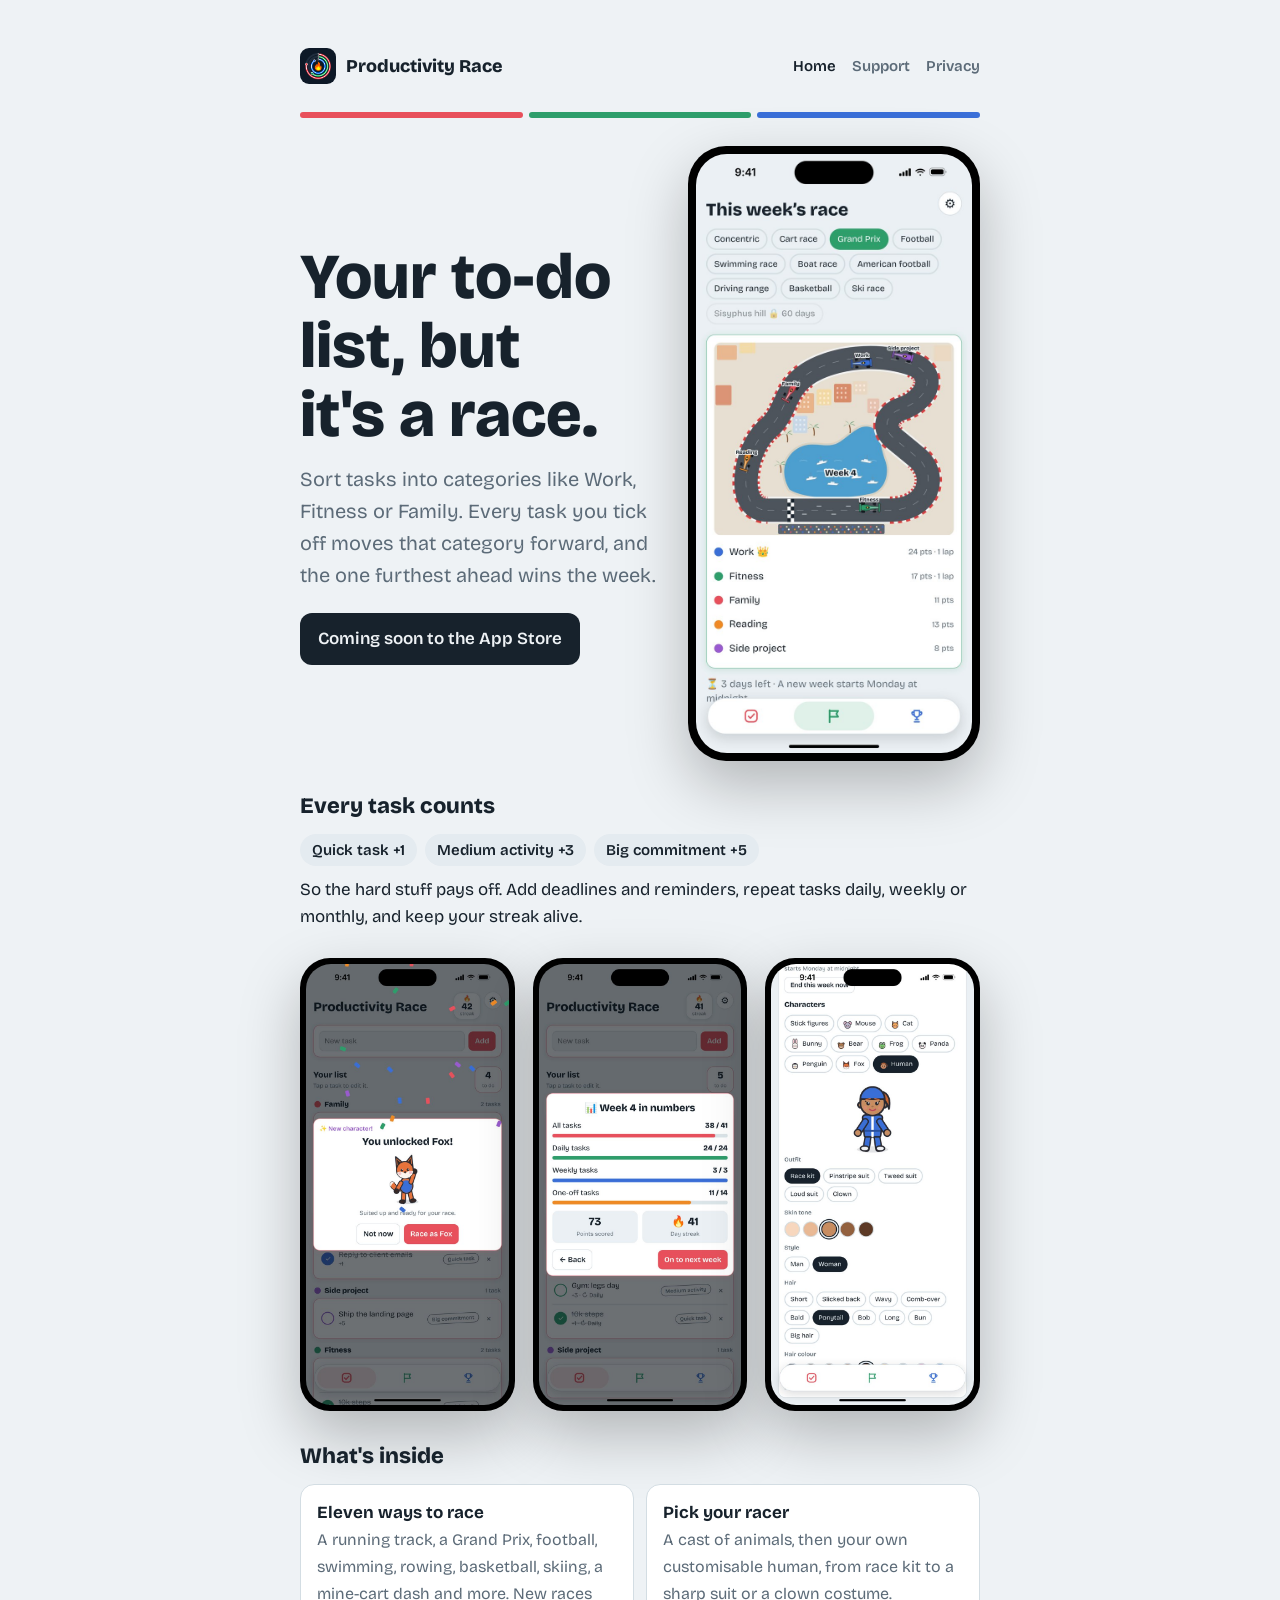
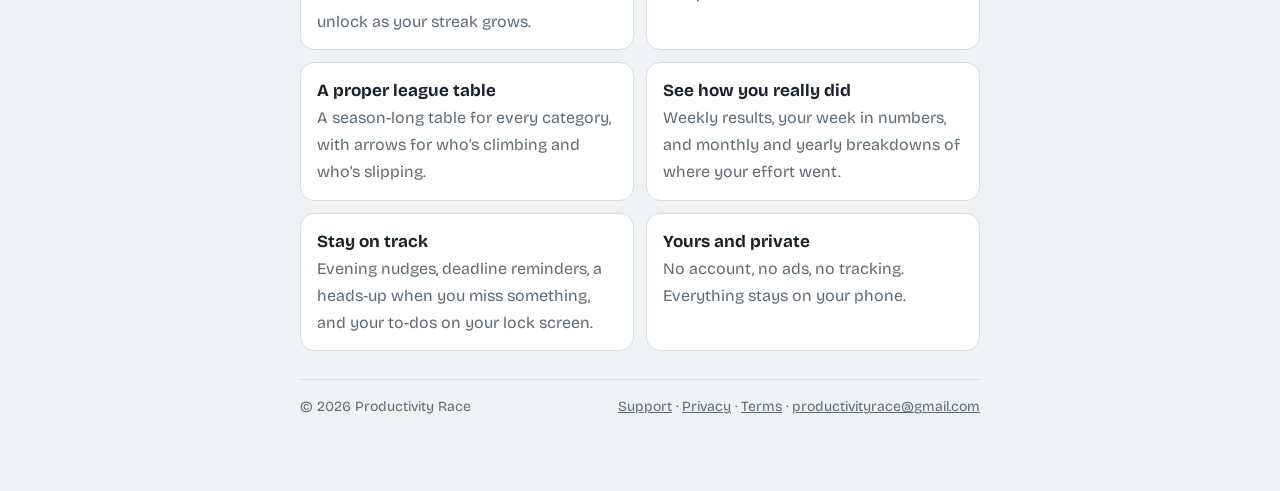
<file: index.html>
<!doctype html>
<html lang="en">
<head>
<meta charset="utf-8">
<meta name="viewport" content="width=device-width,initial-scale=1,viewport-fit=cover">
<title>Productivity Race: turn your to-dos into a race</title>
<meta name="description" content="A to-do list where your categories race each other every week. Streaks, a league table, eleven race scenes and characters to unlock.">
<meta property="og:title" content="Productivity Race: turn your to-dos into a race"><meta property="og:description" content="A to-do list where your categories race each other every week. Streaks, a league table, eleven race scenes and characters to unlock."><meta property="og:image" content="https://productivityrace.com/img/icon.png">
<link rel="icon" href="/favicon.png"><link rel="apple-touch-icon" href="/apple-touch-icon.png">
<link rel="preconnect" href="https://fonts.googleapis.com"><link rel="preconnect" href="https://fonts.gstatic.com" crossorigin>
<link rel="stylesheet" href="https://fonts.googleapis.com/css2?family=Bricolage+Grotesque:opsz,wght@12..96,400;12..96,600;12..96,800&display=swap">
<link rel="stylesheet" href="/style.css">
</head>
<body>
<div class="top"><a class="brand" href="/"><img src="/img/icon.png" alt="">Productivity Race</a><nav><a href="/" aria-current="page">Home</a><a href="/support/">Support</a><a href="/privacy/">Privacy</a></nav></div>
<main>
  <div class="stripe" aria-hidden="true"><i></i><i></i><i></i></div>
  <section class="hero">
    <div style="display:flex;flex-direction:column;gap:14px">
      <h1>Your <span style="white-space:nowrap">to-do</span> list, but it's a race.</h1>
      <p class="lead">Sort tasks into categories like Work, Fitness or Family. Every task you tick off moves that category forward, and the one furthest ahead wins the week.</p>
      <span class="badge">Coming soon to the App Store</span>
    </div>
    <div class="phone"><img src="/img/05-race-grandprix.jpg" alt="The Grand Prix race view, with five categories as cars on a harbour circuit" width="660" height="1434"></div>
  </section>

  <section>
    <h2>Every task counts</h2>
    <div class="pts"><span>Quick task +1</span><span>Medium activity +3</span><span>Big commitment +5</span></div>
    <p>So the hard stuff pays off. Add deadlines and reminders, repeat tasks daily, weekly or monthly, and keep your streak alive.</p>
  </section>

  <section class="shots">
    <div class="phone"><img src="/img/02-walkout-fox.jpg" alt="A fox character walking on and waving after being unlocked" width="660" height="1434" loading="lazy"></div>
    <div class="phone"><img src="/img/10-week-in-numbers.jpg" alt="The end-of-week summary showing daily, weekly and one-off tasks completed" width="660" height="1434" loading="lazy"></div>
    <div class="phone"><img src="/img/11-customise.jpg" alt="Customising the human racer's outfit, skin tone and hair" width="660" height="1434" loading="lazy"></div>
  </section>

  <section>
    <h2>What's inside</h2>
    <div class="feat">
      <div><b>Eleven ways to race</b><span>A running track, a Grand Prix, football, swimming, rowing, basketball, skiing, a mine-cart dash and more. New races unlock as your streak grows.</span></div>
      <div><b>Pick your racer</b><span>A cast of animals, then your own customisable human, from race kit to a sharp suit or a clown costume.</span></div>
      <div><b>A proper league table</b><span>A season-long table for every category, with arrows for who's climbing and who's slipping.</span></div>
      <div><b>See how you really did</b><span>Weekly results, your week in numbers, and monthly and yearly breakdowns of where your effort went.</span></div>
      <div><b>Stay on track</b><span>Evening nudges, deadline reminders, a heads-up when you miss something, and your to-dos on your lock screen.</span></div>
      <div><b>Yours and private</b><span>No account, no ads, no tracking. Everything stays on your phone.</span></div>
    </div>
  </section>
  <footer><span>© 2026 Productivity Race</span><span><a href="/support/">Support</a> · <a href="/privacy/">Privacy</a> · <a href="/terms/">Terms</a> · <a href="mailto:productivityrace@gmail.com">productivityrace@gmail.com</a></span></footer>
</main>
</body>
</html>
</file>
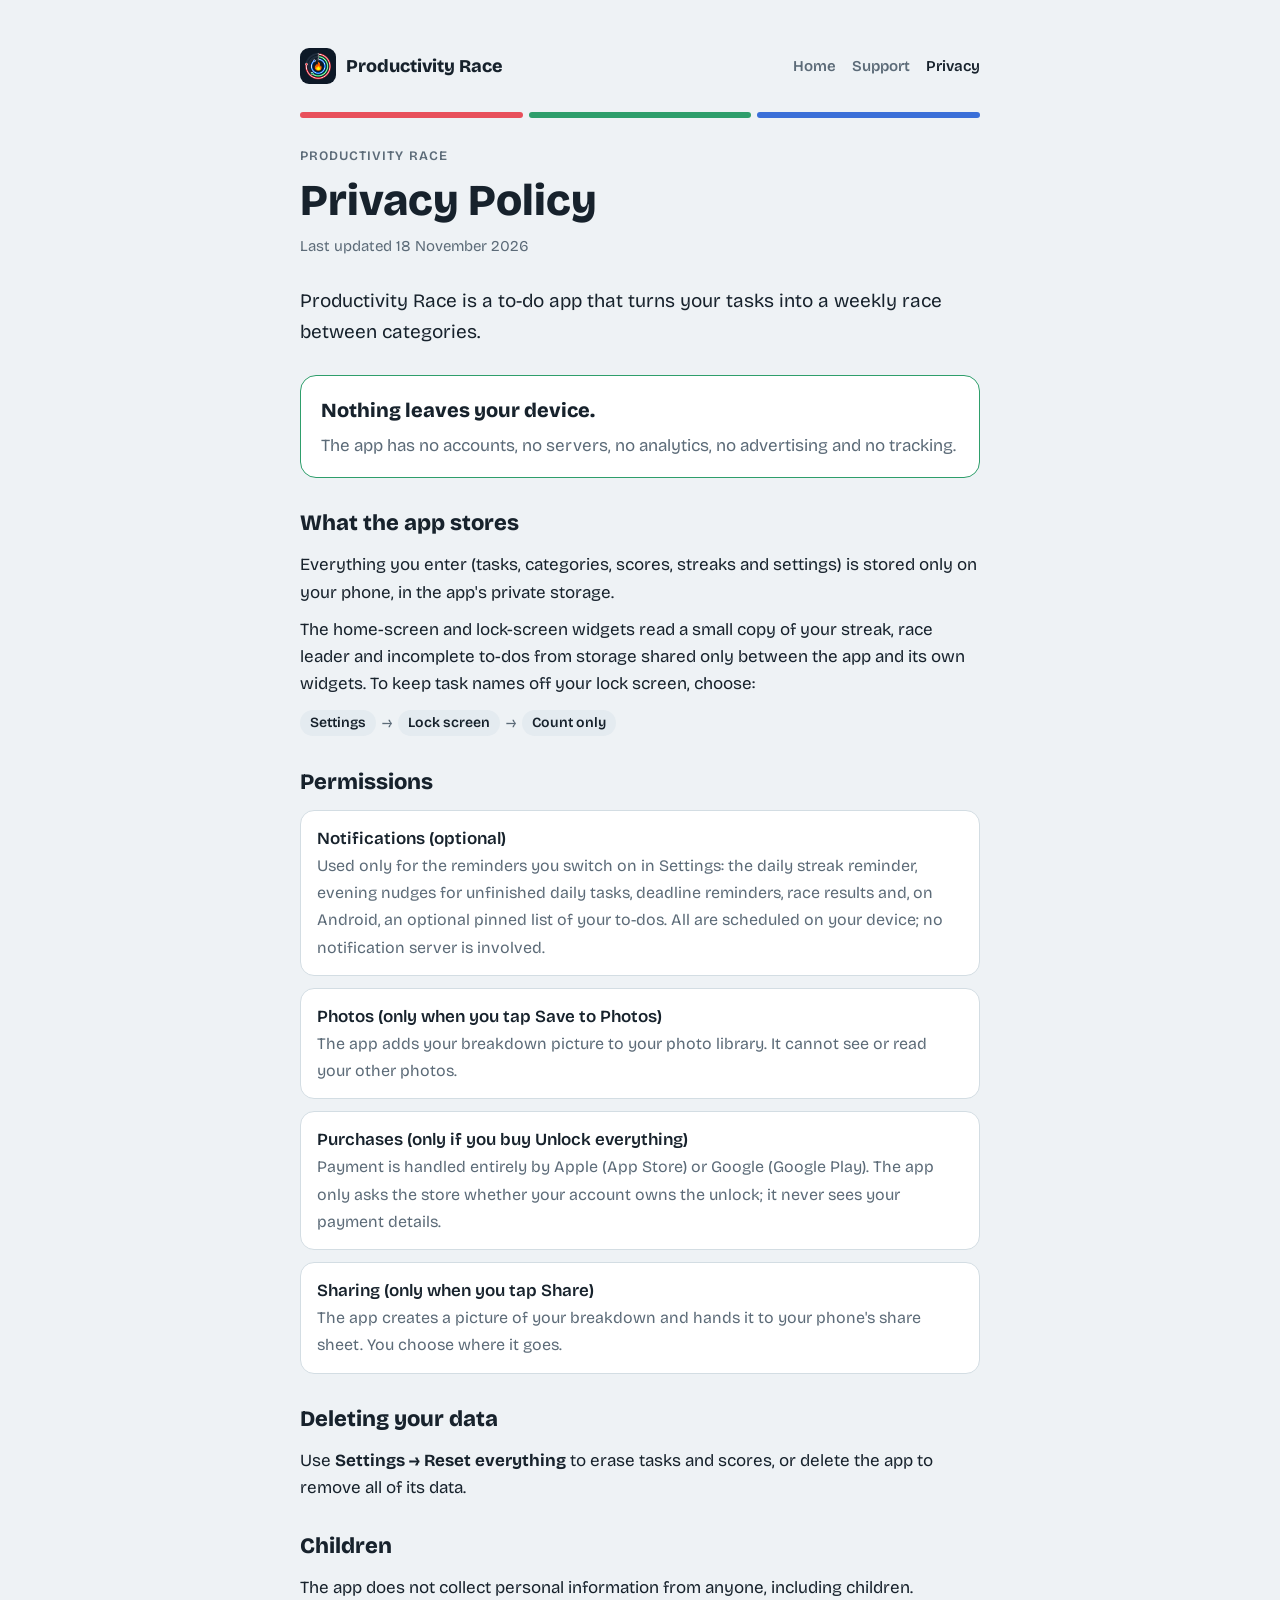
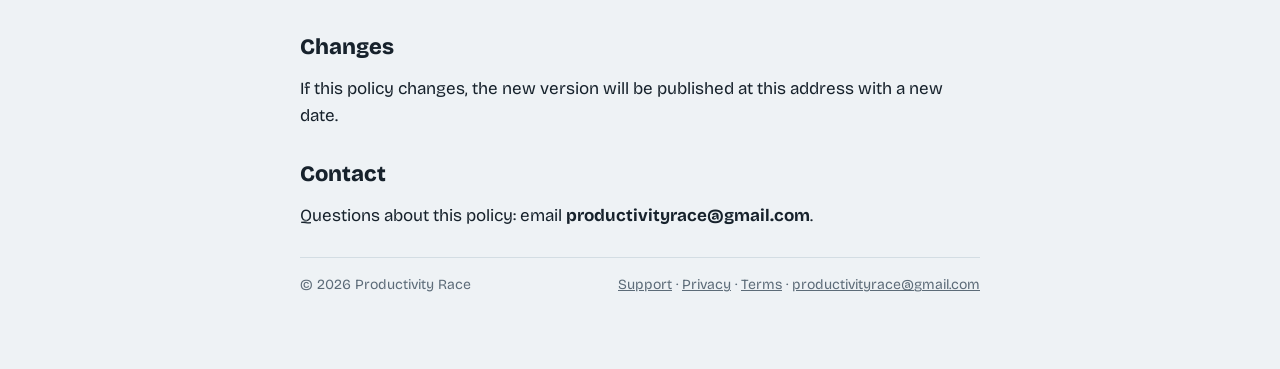
<file: privacy/index.html>
<!doctype html>
<html lang="en">
<head>
<meta charset="utf-8">
<meta name="viewport" content="width=device-width,initial-scale=1,viewport-fit=cover">
<title>Privacy Policy · Productivity Race</title>
<meta name="description" content="Productivity Race keeps everything on your phone: no account, no ads, no tracking.">
<meta property="og:title" content="Privacy Policy · Productivity Race"><meta property="og:description" content="Productivity Race keeps everything on your phone: no account, no ads, no tracking."><meta property="og:image" content="https://productivityrace.com/img/icon.png">
<link rel="icon" href="/favicon.png"><link rel="apple-touch-icon" href="/apple-touch-icon.png">
<link rel="preconnect" href="https://fonts.googleapis.com"><link rel="preconnect" href="https://fonts.gstatic.com" crossorigin>
<link rel="stylesheet" href="https://fonts.googleapis.com/css2?family=Bricolage+Grotesque:opsz,wght@12..96,400;12..96,600;12..96,800&display=swap">
<link rel="stylesheet" href="/style.css">
</head>
<body>
<div class="top"><a class="brand" href="/"><img src="/img/icon.png" alt="">Productivity Race</a><nav><a href="/">Home</a><a href="/support/">Support</a><a href="/privacy/" aria-current="page">Privacy</a></nav></div>
<main>
  <div class="stripe" aria-hidden="true"><i></i><i></i><i></i></div>
  <header>
    <p class="eyebrow">Productivity Race</p>
    <h1>Privacy Policy</h1>
    <p class="date">Last updated 18 November 2026</p>
  </header>

  <p class="lead">Productivity Race is a to-do app that turns your tasks into a weekly race between categories.</p>

  <div class="promise">
    <b>Nothing leaves your device.</b>
    <p>The app has no accounts, no servers, no analytics, no advertising and no tracking.</p>
  </div>

  <section>
    <h2>What the app stores</h2>
    <p>Everything you enter (tasks, categories, scores, streaks and settings) is stored only on your phone, in the app's private storage.</p>
    <p>The home-screen and lock-screen widgets read a small copy of your streak, race leader and incomplete to-dos from storage shared only between the app and its own widgets. To keep task names off your lock screen, choose:</p>
    <div class="path" aria-label="Settings, then Lock screen, then Count only"><span>Settings</span><em>→</em><span>Lock screen</span><em>→</em><span>Count only</span></div>
  </section>

  <section>
    <h2>Permissions</h2>
    <ul>
      <li><b>Notifications (optional)</b><span>Used only for the reminders you switch on in Settings: the daily streak reminder, evening nudges for unfinished daily tasks, deadline reminders, race results and, on Android, an optional pinned list of your to-dos. All are scheduled on your device; no notification server is involved.</span></li>
      <li><b>Photos (only when you tap Save to Photos)</b><span>The app adds your breakdown picture to your photo library. It cannot see or read your other photos.</span></li>
      <li><b>Purchases (only if you buy Unlock everything)</b><span>Payment is handled entirely by Apple (App Store) or Google (Google Play). The app only asks the store whether your account owns the unlock; it never sees your payment details.</span></li>
      <li><b>Sharing (only when you tap Share)</b><span>The app creates a picture of your breakdown and hands it to your phone's share sheet. You choose where it goes.</span></li>
    </ul>
  </section>

  <section>
    <h2>Deleting your data</h2>
    <p>Use <b>Settings → Reset everything</b> to erase tasks and scores, or delete the app to remove all of its data.</p>
  </section>

  <section>
    <h2>Children</h2>
    <p>The app does not collect personal information from anyone, including children.</p>
  </section>

  <section>
    <h2>Changes</h2>
    <p>If this policy changes, the new version will be published at this address with a new date.</p>
  </section>

  <section>
    <h2>Contact</h2>
    <p>Questions about this policy: email <b style="user-select:all">productivityrace@gmail.com</b>.</p>
  </section>
  <footer><span>© 2026 Productivity Race</span><span><a href="/support/">Support</a> · <a href="/privacy/">Privacy</a> · <a href="/terms/">Terms</a> · <a href="mailto:productivityrace@gmail.com">productivityrace@gmail.com</a></span></footer>
</main>
</body>
</html>
</file>
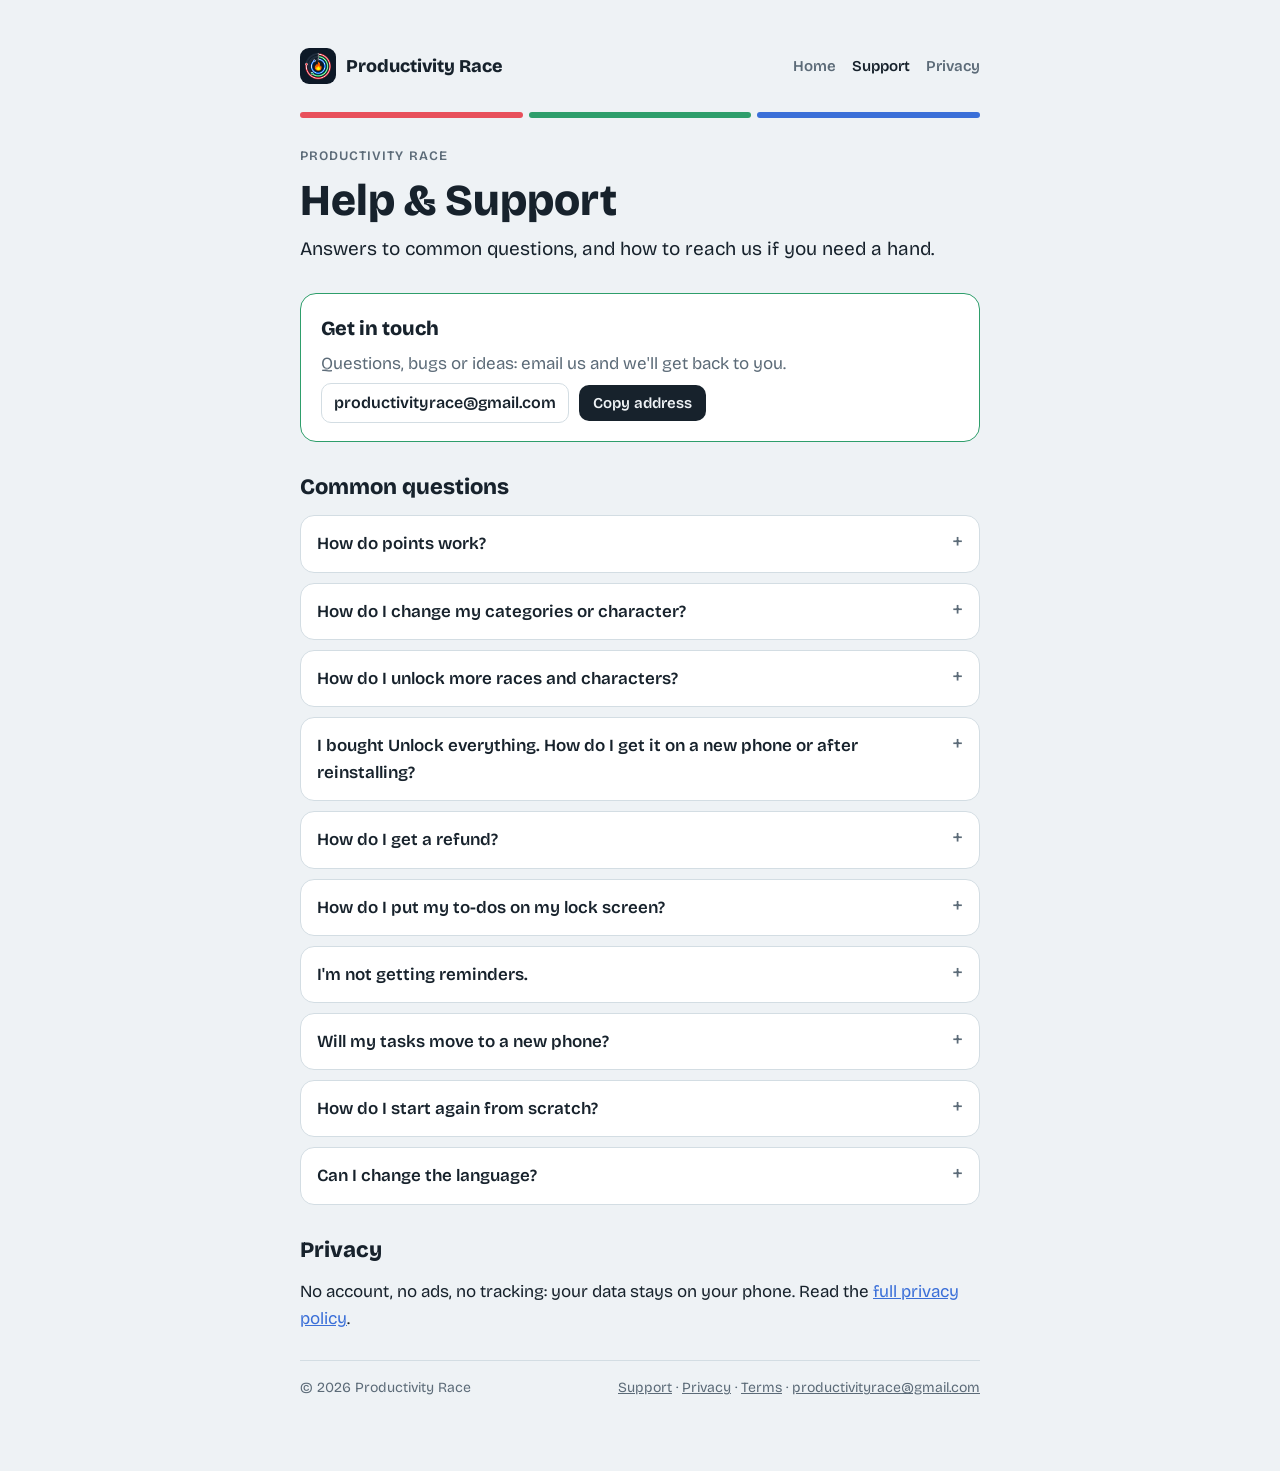
<file: support/index.html>
<!doctype html>
<html lang="en">
<head>
<meta charset="utf-8">
<meta name="viewport" content="width=device-width,initial-scale=1,viewport-fit=cover">
<title>Support · Productivity Race</title>
<meta name="description" content="Help with Productivity Race: points, unlocks, purchases, widgets and reminders.">
<meta property="og:title" content="Support · Productivity Race"><meta property="og:description" content="Help with Productivity Race: points, unlocks, purchases, widgets and reminders."><meta property="og:image" content="https://productivityrace.com/img/icon.png">
<link rel="icon" href="/favicon.png"><link rel="apple-touch-icon" href="/apple-touch-icon.png">
<link rel="preconnect" href="https://fonts.googleapis.com"><link rel="preconnect" href="https://fonts.gstatic.com" crossorigin>
<link rel="stylesheet" href="https://fonts.googleapis.com/css2?family=Bricolage+Grotesque:opsz,wght@12..96,400;12..96,600;12..96,800&display=swap">
<link rel="stylesheet" href="/style.css">
</head>
<body>
<div class="top"><a class="brand" href="/"><img src="/img/icon.png" alt="">Productivity Race</a><nav><a href="/">Home</a><a href="/support/" aria-current="page">Support</a><a href="/privacy/">Privacy</a></nav></div>
<main>
  <div class="stripe" aria-hidden="true"><i></i><i></i><i></i></div>
  <header>
    <p class="eyebrow">Productivity Race</p>
    <h1>Help &amp; Support</h1>
    <p class="lead">Answers to common questions, and how to reach us if you need a hand.</p>
  </header>

  <div class="promise">
    <b>Get in touch</b>
    <p>Questions, bugs or ideas: email us and we'll get back to you.</p>
    <div class="contact"><code id="mail">productivityrace@gmail.com</code><button type="button" id="copy">Copy address</button></div>
  </div>

  <section>
    <h2>Common questions</h2>
    <div class="faq">
      <details><summary>How do points work?</summary><p>Every task you tick off moves its category forward. Quick tasks score 1 point, medium activities 3 and big commitments 5. When the race ends (each day, week or month, as you choose in Settings), the category furthest ahead wins.</p></details>
      <details><summary>How do I change my categories or character?</summary><p>Tap the orange <b>Customise</b> tab (the sliders icon) in the bar at the bottom. Edit your categories at the top and choose your character underneath.</p></details>
      <details><summary>How do I unlock more races and characters?</summary><p>New races unlock as your daily streak grows, and new characters unlock as you complete more tasks. Or unlock every race and character at once with a one-off purchase in <span class="path"><span>Customise</span><em>→</em><span>Unlock everything</span></span>.</p></details>
      <details><summary>I bought Unlock everything. How do I get it on a new phone or after reinstalling?</summary><p>Sign in with the same Apple ID (iPhone) or Google account (Android), then tap <span class="path"><span>Customise</span><em>→</em><span>Unlock everything</span><em>→</em><span>Restore purchase</span></span>. The purchase is linked to your account, so you never pay twice.</p></details>
      <details><summary>How do I get a refund?</summary><p>Purchases are handled by the store, so refunds are too. On iPhone, visit reportaproblem.apple.com and sign in with your Apple ID. On Android, open the Play Store, tap your profile picture, then Payments &amp; subscriptions, then Budget &amp; history.</p></details>
      <details><summary>How do I put my to-dos on my lock screen?</summary><p>On iPhone with iOS 16 or later, long-press your lock screen, tap Customise, then Lock Screen. Tap the box under the clock and choose Productivity Race, then To-dos. On Android, turn on <span class="path"><span>Settings</span><em>→</em><span>Lock screen</span><em>→</em><span>Pin to lock screen</span></span> to keep a silent list of your to-dos on the lock screen. To keep task names private, choose <span class="path"><span>Settings</span><em>→</em><span>Lock screen</span><em>→</em><span>Count only</span></span>.</p></details>
      <details><summary>I'm not getting reminders.</summary><p>Check that notifications are on in <span class="path"><span>Settings</span><em>→</em><span>Allow notifications</span></span>, and in your iPhone's Settings app under Notifications, Productivity Race. Evening nudges only appear for daily tasks you haven't ticked off yet.</p></details>
      <details><summary>Will my tasks move to a new phone?</summary><p>Your data is stored on your phone and included in your iPhone backup. Restoring that backup to a new phone brings it across. The app has no account or server, so there is nothing to sign in to.</p></details>
      <details><summary>How do I start again from scratch?</summary><p>Tap <span class="path"><span>Settings</span><em>→</em><span>Reset everything</span></span> to erase your tasks and scores. Deleting the app removes all of its data.</p></details>
      <details><summary>Can I change the language?</summary><p>The app follows your phone's language, and you can pick English, Spanish, French, German or Chinese in Settings.</p></details>
    </div>
  </section>

  <section>
    <h2>Privacy</h2>
    <p>No account, no ads, no tracking: your data stays on your phone. Read the <a href="/privacy/">full privacy policy</a>.</p>
  </section>
  <footer><span>© 2026 Productivity Race</span><span><a href="/support/">Support</a> · <a href="/privacy/">Privacy</a> · <a href="/terms/">Terms</a> · <a href="mailto:productivityrace@gmail.com">productivityrace@gmail.com</a></span></footer>
</main>
<script>
document.getElementById('copy').addEventListener('click',function(){var b=this,t=document.getElementById('mail').textContent;
var done=function(){b.textContent='Copied';setTimeout(function(){b.textContent='Copy address'},1600)};
var sel=function(){var r=document.createRange();r.selectNodeContents(document.getElementById('mail'));var s=getSelection();s.removeAllRanges();s.addRange(r)};
if(navigator.clipboard&&navigator.clipboard.writeText){navigator.clipboard.writeText(t).then(done,sel)}else sel()});
</script>
</body>
</html>
</file>
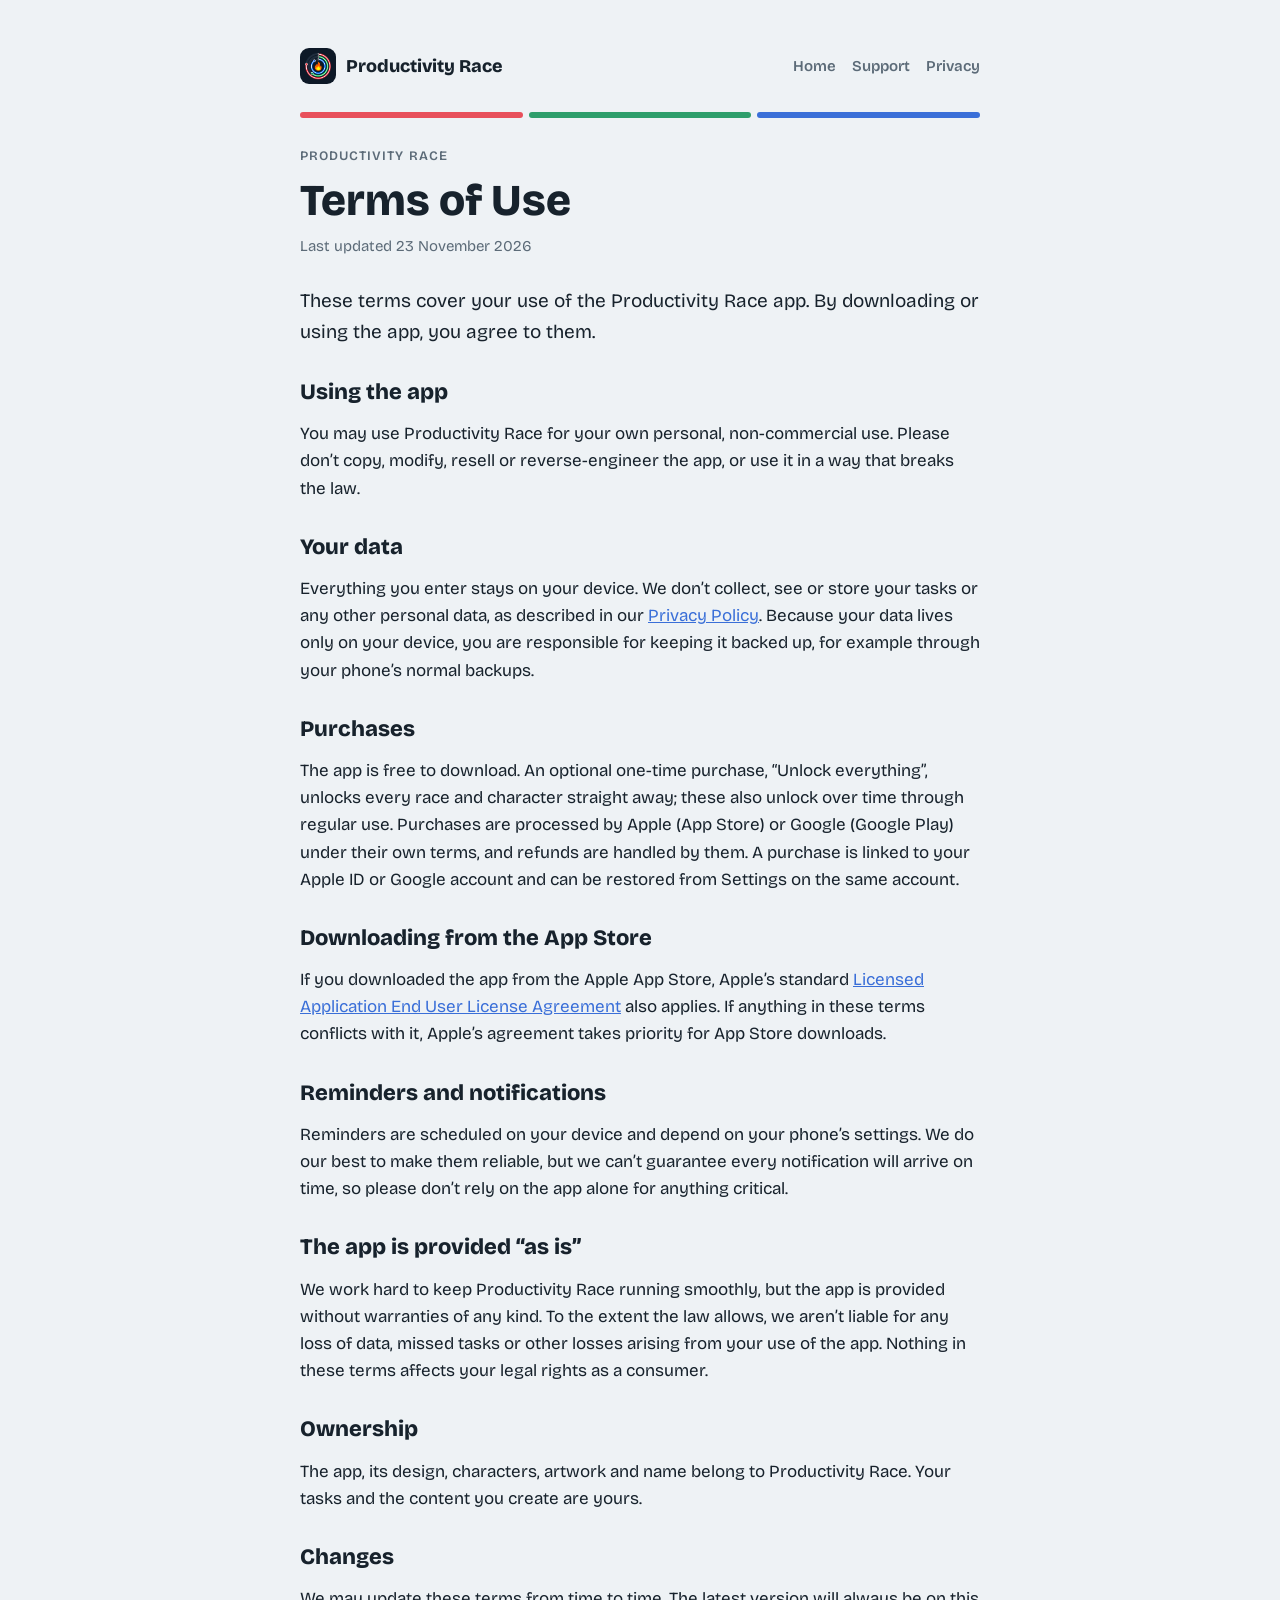
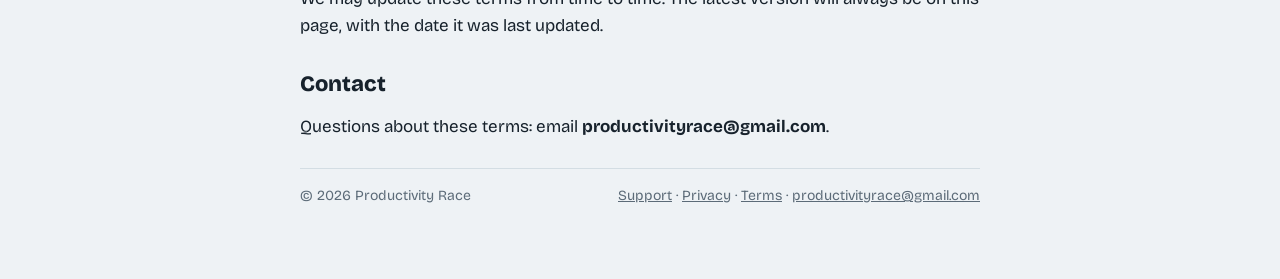
<file: terms/index.html>
<!doctype html>
<html lang="en">
<head>
<meta charset="utf-8">
<meta name="viewport" content="width=device-width,initial-scale=1,viewport-fit=cover">
<title>Terms of Use · Productivity Race</title>
<meta name="description" content="The terms for using the Productivity Race app.">
<meta property="og:title" content="Privacy Policy · Productivity Race"><meta property="og:description" content="The terms for using the Productivity Race app."><meta property="og:image" content="https://productivityrace.com/img/icon.png">
<link rel="icon" href="/favicon.png"><link rel="apple-touch-icon" href="/apple-touch-icon.png">
<link rel="preconnect" href="https://fonts.googleapis.com"><link rel="preconnect" href="https://fonts.gstatic.com" crossorigin>
<link rel="stylesheet" href="https://fonts.googleapis.com/css2?family=Bricolage+Grotesque:opsz,wght@12..96,400;12..96,600;12..96,800&display=swap">
<link rel="stylesheet" href="/style.css">
</head>
<body>
<div class="top"><a class="brand" href="/"><img src="/img/icon.png" alt="">Productivity Race</a><nav><a href="/">Home</a><a href="/support/">Support</a><a href="/privacy/">Privacy</a></nav></div>
<main>
  <div class="stripe" aria-hidden="true"><i></i><i></i><i></i></div>
  <header>
    <p class="eyebrow">Productivity Race</p>
    <h1>Terms of Use</h1>
    <p class="date">Last updated 23 November 2026</p>
  </header>

  <p class="lead">These terms cover your use of the Productivity Race app. By downloading or using the app, you agree to them.</p>

  <section>
    <h2>Using the app</h2>
    <p>You may use Productivity Race for your own personal, non-commercial use. Please don’t copy, modify, resell or reverse-engineer the app, or use it in a way that breaks the law.</p>
  </section>

  <section>
    <h2>Your data</h2>
    <p>Everything you enter stays on your device. We don’t collect, see or store your tasks or any other personal data, as described in our <a href="/privacy/">Privacy Policy</a>. Because your data lives only on your device, you are responsible for keeping it backed up, for example through your phone’s normal backups.</p>
  </section>

  <section>
    <h2>Purchases</h2>
    <p>The app is free to download. An optional one-time purchase, “Unlock everything”, unlocks every race and character straight away; these also unlock over time through regular use. Purchases are processed by Apple (App Store) or Google (Google Play) under their own terms, and refunds are handled by them. A purchase is linked to your Apple ID or Google account and can be restored from Settings on the same account.</p>
  </section>

  <section>
    <h2>Downloading from the App Store</h2>
    <p>If you downloaded the app from the Apple App Store, Apple’s standard <a href="https://www.apple.com/legal/internet-services/itunes/dev/stdeula/">Licensed Application End User License Agreement</a> also applies. If anything in these terms conflicts with it, Apple’s agreement takes priority for App Store downloads.</p>
  </section>

  <section>
    <h2>Reminders and notifications</h2>
    <p>Reminders are scheduled on your device and depend on your phone’s settings. We do our best to make them reliable, but we can’t guarantee every notification will arrive on time, so please don’t rely on the app alone for anything critical.</p>
  </section>

  <section>
    <h2>The app is provided “as is”</h2>
    <p>We work hard to keep Productivity Race running smoothly, but the app is provided without warranties of any kind. To the extent the law allows, we aren’t liable for any loss of data, missed tasks or other losses arising from your use of the app. Nothing in these terms affects your legal rights as a consumer.</p>
  </section>

  <section>
    <h2>Ownership</h2>
    <p>The app, its design, characters, artwork and name belong to Productivity Race. Your tasks and the content you create are yours.</p>
  </section>

  <section>
    <h2>Changes</h2>
    <p>We may update these terms from time to time. The latest version will always be on this page, with the date it was last updated.</p>
  </section>

  <section>
    <h2>Contact</h2>
    <p>Questions about these terms: email <b style="user-select:all">productivityrace@gmail.com</b>.</p>
  </section>

  <footer><span>© 2026 Productivity Race</span><span><a href="/support/">Support</a> · <a href="/privacy/">Privacy</a> · <a href="/terms/">Terms</a> · <a href="mailto:productivityrace@gmail.com">productivityrace@gmail.com</a></span></footer>
</main>
</body>
</html>
</file>
<file: style.css>
/* Layout: one calm reading column in the app's own type, with the three tab colours as the only ornament. */
:root{
  --bg:#EEF2F5;--card:#FFFFFF;--ink:#17222C;--mute:#5C6B78;--line:#D3DDE3;
  --red:#E8505B;--green:#2E9E6B;--blue:#3A6FD8;
  --chip:#E4EBF0;
  --f:'Bricolage Grotesque',system-ui,-apple-system,'Segoe UI',sans-serif;
}
@media (prefers-color-scheme:dark){:root:not([data-theme="light"]){--bg:#11181E;--card:#1A242C;--ink:#EDF2F5;--mute:#9AA8B3;--line:#2B3945;--chip:#24313B;color-scheme:dark}}
:root[data-theme="dark"]{--bg:#11181E;--card:#1A242C;--ink:#EDF2F5;--mute:#9AA8B3;--line:#2B3945;--chip:#24313B;color-scheme:dark}
*{box-sizing:border-box}
body{background:var(--bg);color:var(--ink);font:400 17px/1.6 var(--f);padding-left:max(16px,env(safe-area-inset-left,0px));padding-right:max(16px,env(safe-area-inset-right,0px));padding-block:40px 64px}
main{max-width:680px;margin:0 auto;display:flex;flex-direction:column;gap:28px}
.stripe{display:flex;gap:6px}.stripe i{height:6px;flex:1;border-radius:3px}
.stripe i:nth-child(1){background:var(--red)}.stripe i:nth-child(2){background:var(--green)}.stripe i:nth-child(3){background:var(--blue)}
header{display:flex;flex-direction:column;gap:10px}
.eyebrow{font-size:13px;font-weight:600;letter-spacing:.08em;text-transform:uppercase;color:var(--mute);margin:0}
h1{font-size:clamp(32px,7vw,44px);line-height:1.08;font-weight:800;margin:0;text-wrap:balance}
.date{color:var(--mute);margin:0;font-size:15px}
.lead{font-size:19px;margin:0}
.promise{background:var(--card);border:1.5px solid var(--green);border-radius:16px;padding:18px 20px;display:flex;flex-direction:column;gap:6px}
.promise b{font-size:20px;font-weight:800}
.promise p{margin:0;color:var(--mute)}
section{display:flex;flex-direction:column;gap:10px}
h2{font-size:22px;font-weight:800;margin:0;text-wrap:balance}
p{margin:0;max-width:65ch}
ul{margin:0;padding:0;list-style:none;display:flex;flex-direction:column;gap:12px}
li{background:var(--card);border:1px solid var(--line);border-radius:14px;padding:14px 16px}
li b{display:block;font-weight:600}
li span{color:var(--mute);font-size:16px}
.path{display:inline-flex;flex-wrap:wrap;gap:6px;align-items:center;margin-top:2px}
.path span{background:var(--chip);border-radius:999px;padding:2px 10px;font-size:14px;font-weight:600;color:var(--ink)}
.path em{font-style:normal;color:var(--mute)}
.contact{display:flex;flex-wrap:wrap;gap:10px;align-items:center}
.contact code{font:600 16px/1.4 var(--f);background:var(--card);border:1px solid var(--line);border-radius:10px;padding:8px 12px;user-select:all;word-break:break-all}
.contact button{font:600 15px var(--f);background:var(--ink);color:var(--bg);border:0;border-radius:10px;padding:9px 14px;cursor:pointer}
.contact button:focus-visible{outline:3px solid var(--blue);outline-offset:2px}
details{background:var(--card);border:1px solid var(--line);border-radius:14px;padding:0 16px}
details[open]{padding-bottom:14px}
summary{cursor:pointer;font-weight:600;padding:14px 0;list-style:none;display:flex;justify-content:space-between;gap:12px}
summary::-webkit-details-marker{display:none}
summary::after{content:'+';color:var(--mute);font-weight:400;font-size:22px;line-height:1}
details[open] summary::after{content:'–'}
summary:focus-visible{outline:3px solid var(--blue);outline-offset:2px;border-radius:6px}
details p{color:var(--mute);font-size:16px}
.faq{display:flex;flex-direction:column;gap:10px}
.pts{display:inline-flex;gap:6px;flex-wrap:wrap}.pts span{background:var(--chip);border-radius:999px;padding:2px 10px;font-size:14px;font-weight:600;color:var(--ink)}
footer{color:var(--mute);font-size:14px;border-top:1px solid var(--line);padding-top:16px}

a{color:var(--blue)}
.top{max-width:680px;margin:0 auto 28px;display:flex;align-items:center;justify-content:space-between;gap:12px;flex-wrap:wrap}
.brand{display:flex;align-items:center;gap:10px;font-weight:800;font-size:18px;color:var(--ink);text-decoration:none}
.brand img{width:36px;height:36px;border-radius:9px}
.top nav{display:flex;gap:16px;font-weight:600;font-size:15px}.top nav a{color:var(--mute);text-decoration:none}.top nav a[aria-current]{color:var(--ink)}
footer{display:flex;flex-wrap:wrap;gap:14px;justify-content:space-between}footer a{color:var(--mute)}
/* landing */
.hero{display:grid;grid-template-columns:1.1fr .9fr;gap:32px;align-items:center}
.hero h1{font-size:clamp(40px,8vw,64px)}
.hero .lead{font-size:20px;color:var(--mute)}
.badge{display:inline-flex;align-items:center;gap:10px;background:var(--ink);color:var(--bg);border-radius:12px;padding:12px 18px;font-weight:600;text-decoration:none;margin-top:8px;width:max-content}
.phone{width:100%;max-width:300px;margin:0 auto;border-radius:38px;background:#000;padding:8px;box-shadow:0 24px 60px rgba(0,0,0,.25)}
.phone img{display:block;width:100%;height:auto;border-radius:31px}
.shots{display:grid;grid-template-columns:repeat(3,1fr);gap:18px}
.shots .phone{border-radius:30px;padding:6px}.shots .phone img{border-radius:25px}
.feat{display:grid;grid-template-columns:repeat(2,1fr);gap:12px}
.feat div{background:var(--card);border:1px solid var(--line);border-radius:14px;padding:14px 16px}
.feat b{display:block}.feat span{color:var(--mute);font-size:16px}
.pts{display:flex;gap:8px;flex-wrap:wrap}.pts span{background:var(--chip);border-radius:999px;padding:4px 12px;font-weight:600;font-size:15px}
@media (max-width:640px){.hero{grid-template-columns:1fr}.shots{grid-template-columns:1fr 1fr}.shots .phone:nth-child(3){display:none}.feat{grid-template-columns:1fr}}
</file>
